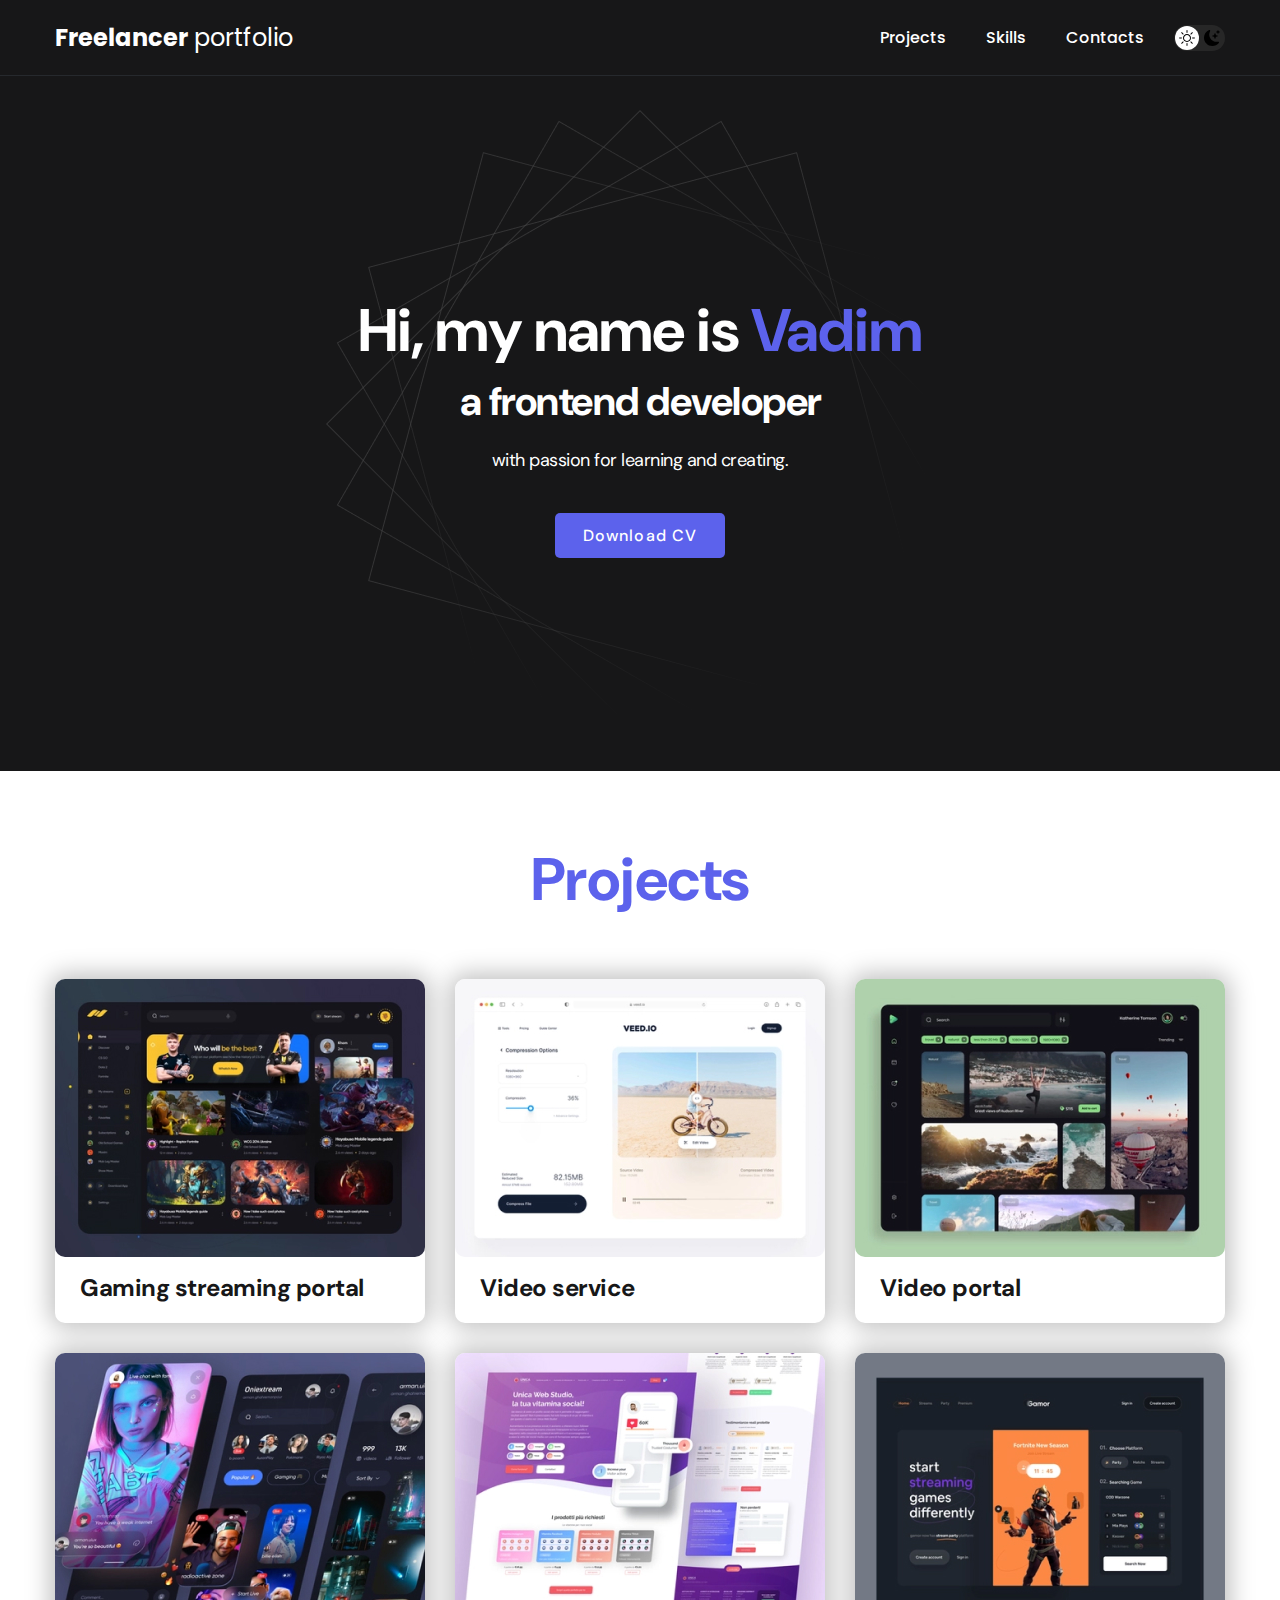
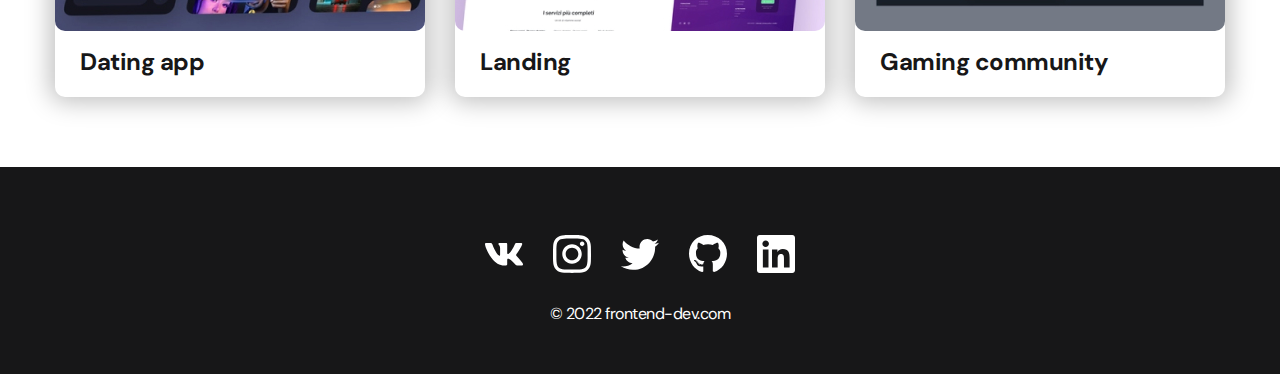
<file: index.html>
<!DOCTYPE html>
<html lang="en">

<head>
	<meta charset="UTF-8">
	<meta http-equiv="X-UA-Compatible" content="IE=edge">
	<meta name="viewport" content="width=device-width, initial-scale=1.0">
	<title>Freelancer Portfolio</title>

	<link rel="stylesheet" href="css/main.css">
</head>

<body>

	<nav class="nav">
		<div class="container">
			<div class="nav-row">
				<a class="logo" href="./index.html"><strong>Freelancer</strong> portfolio</a>

				<button class="dark-mode-btn">
					<img class="dark-mode-btn__icon" src="./img/icons/sun.svg" alt="ligth-mode">
					<img class="dark-mode-btn__icon" src="./img/icons/moon.svg" alt="dark-mode">
				</button>

				<ul class="nav-list">
					<li class="nav-list__item">
						<a class="nav-list__link" href="./project-page.html">Projects</a>
					</li>
					<li class="nav-list__item">
						<a class="nav-list__link" href="./skills.html">Skills</a>
					</li>
					<li class="nav-list__item">
						<a class="nav-list__link" href="./contacts.html">Contacts</a>
					</li>
				</ul>
			</div>
		</div>
	</nav>

	<header class="header">
		<div class="header__wrapper">
			<h1 class="header__title"><strong>Hi, my name is <span>Vadim</span></strong><br>
				a frontend developer</h1>
			<div class="header__text">
				<p>with passion for learning and creating.</p>
			</div>
			<a class="btn" href="#">Download CV</a>
		</div>
	</header>

	<main class="section">
		<div class="container">
			<h2 class="title-1">Projects</h2>
			<ul class="projects">
				<li class="project">
					<a href="project-page.html">
						<img class="project__img" src="./img/projects/project-1.jpg" alt="">
						<h3 class="project__title">Gaming streaming portal</h3>
					</a>
				</li>
				<li class="project">
					<a href="project-page.html">
						<img class="project__img" src="./img/projects/project-2.jpg" alt="">
						<h3 class="project__title">Video service</h3>
					</a>
				</li>
				<li class="project">
					<a href="project-page.html">
						<img class="project__img" src="./img/projects/project-3.jpg" alt="">
						<h3 class="project__title">Video portal</h3>
					</a>
				</li>
				<li class="project">
					<a href="project-page.html">
						<img class="project__img" src="./img/projects/project-4.jpg" alt="">
						<h3 class="project__title">Dating app</h3>
					</a>
				</li>
				<li class="project">
					<a href="project-page.html">
						<img class="project__img" src="./img/projects/project-5.jpg" alt="">
						<h3 class="project__title">Landing</h3>
					</a>
				</li>
				<li class="project">
					<a href="project-page.html">
						<img class="project__img" src="./img/projects/project-6.jpg" alt="">
						<h3 class="project__title">Gaming community</h3>
					</a>
				</li>
			</ul>
		</div>
	</main>

	<footer class="footer">
		<div class="container">
			<div class="footer__wrapper">
				<ul class="social">
					<li class="social__item">
						<a href="#"><img src="./img/icons/vk.svg" alt="">
						</a>
					</li>
					<li class="social__item">
						<a href="#"><img src="./img/icons/instagram.svg" alt=""></a>
					</li>
					<li class="social__item">
						<a href="#"><img src="./img/icons/twitter.svg" alt=""></a>
					</li>
					<li class="social__item">
						<a href="#"><img src="./img/icons/gitHub.svg" alt=""></a>
					</li>
					<li class="social__item">
						<a href="#"><img src="./img/icons/linkedIn.svg" alt=""></a>
					</li>
				</ul>
				<div class="copyright">
					<p>© 2022 frontend-dev.com</p>
				</div>
			</div>
		</div>
	</footer>

	<script src="./js/main.js"></script>
</body>
</html>
</file>
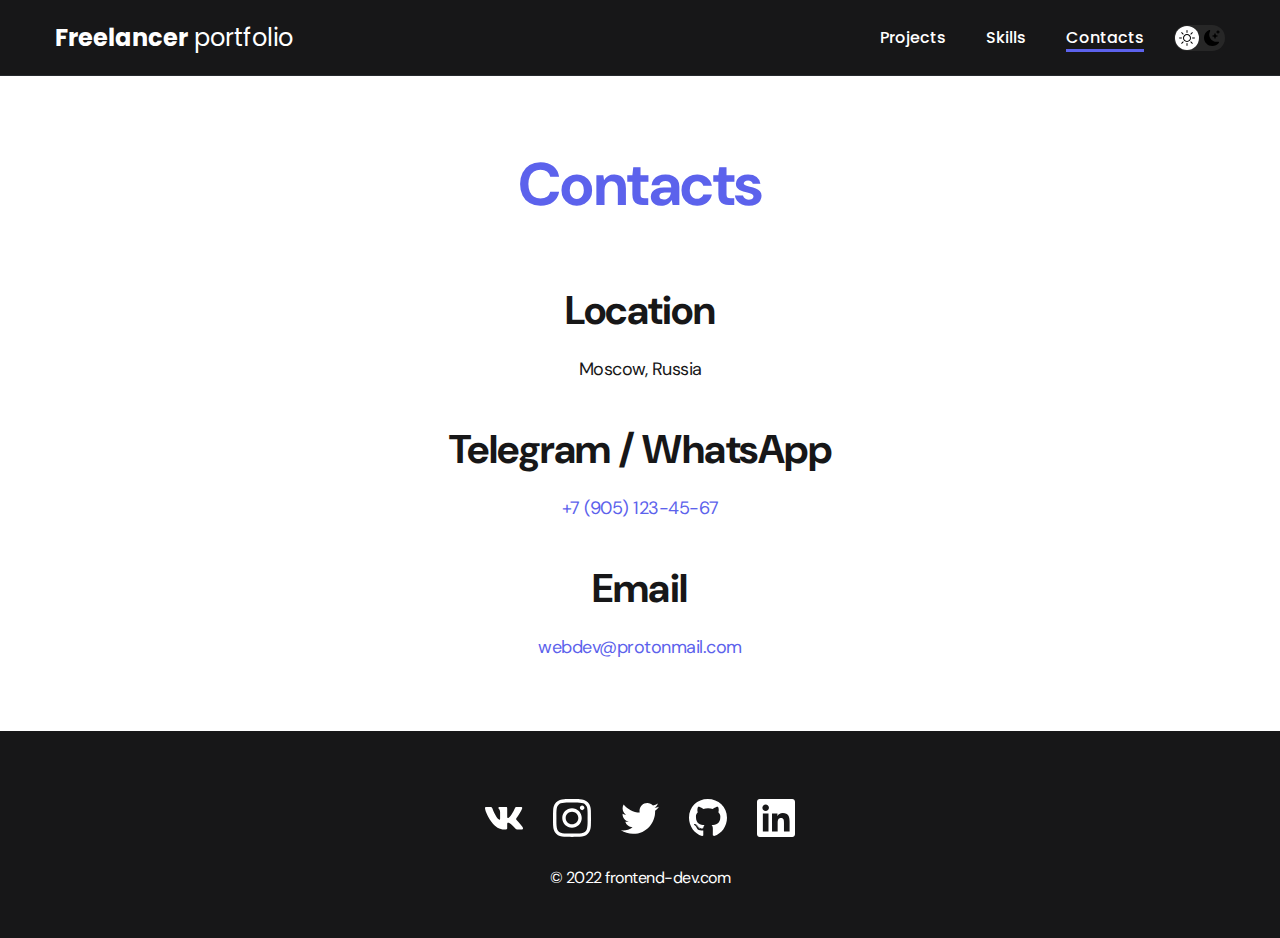
<file: contacts.html>
<!DOCTYPE html>
<html lang="en">

<head>
	<meta charset="UTF-8">
	<meta http-equiv="X-UA-Compatible" content="IE=edge">
	<meta name="viewport" content="width=device-width, initial-scale=1.0">
	<title>Freelancer Portfolio</title>

	<link rel="stylesheet" href="css/main.css">
</head>

<body>

	<nav class="nav">
		<div class="container">
			<div class="nav-row">
				<a class="logo" href="./index.html"><strong>Freelancer</strong> portfolio</a>
				<button class="dark-mode-btn">
					<img class="dark-mode-btn__icon" src="./img/icons/sun.svg" alt="ligth-mode">
					<img class="dark-mode-btn__icon" src="./img/icons/moon.svg" alt="dark-mode">
				</button>
				<ul class="nav-list">
					<li class="nav-list__item">
						<a class="nav-list__link" href="./project-page.html">Projects</a>
					</li>
					<li class="nav-list__item">
						<a class="nav-list__link" href="./skills.html">Skills</a>
					</li>
					<li class="nav-list__item">
						<a class="nav-list__link nav-list__link--active" href="#">Contacts</a>
					</li>
				</ul>
			</div>
		</div>
	</nav>

	<main class="section">
		<div class="container">
			<h1 class="title-1">Contacts</h1>
			<ul class="content-list">
				<li class="content-list__item">
					<h2 class="title-2">Location</h2>
					<p>Moscow, Russia</p>
				</li>
				<li class="content-list__item">
					<h2 class="title-2">Telegram / WhatsApp</h2>
					<p><a href="tel:+7 (905) 123-45-67">+7 (905) 123-45-67</a></p>
				</li>
				<li class="content-list__item">
					<h2 class="title-2">Email</h2>
					<p><a href="mailto:webdev@protonmail.com">webdev@protonmail.com</a></p>
				</li>
			</ul>
		</div>
	</main>

	<footer class="footer">
		<div class="container">
			<div class="footer__wrapper">
				<ul class="social">
					<li class="social__item">
						<a href="#"><img src="./img/icons/vk.svg" alt="">
						</a>
					</li>
					<li class="social__item">
						<a href="#"><img src="./img/icons/instagram.svg" alt=""></a>
					</li>
					<li class="social__item">
						<a href="#"><img src="./img/icons/twitter.svg" alt=""></a>
					</li>
					<li class="social__item">
						<a href="#"><img src="./img/icons/gitHub.svg" alt=""></a>
					</li>
					<li class="social__item">
						<a href="#"><img src="./img/icons/linkedIn.svg" alt=""></a>
					</li>
				</ul>
				<div class="copyright">
					<p>© 2022 frontend-dev.com</p>
				</div>
			</div>
		</div>
	</footer>

	<script src="./js/main.js"></script>
</body>
</html>
</file>
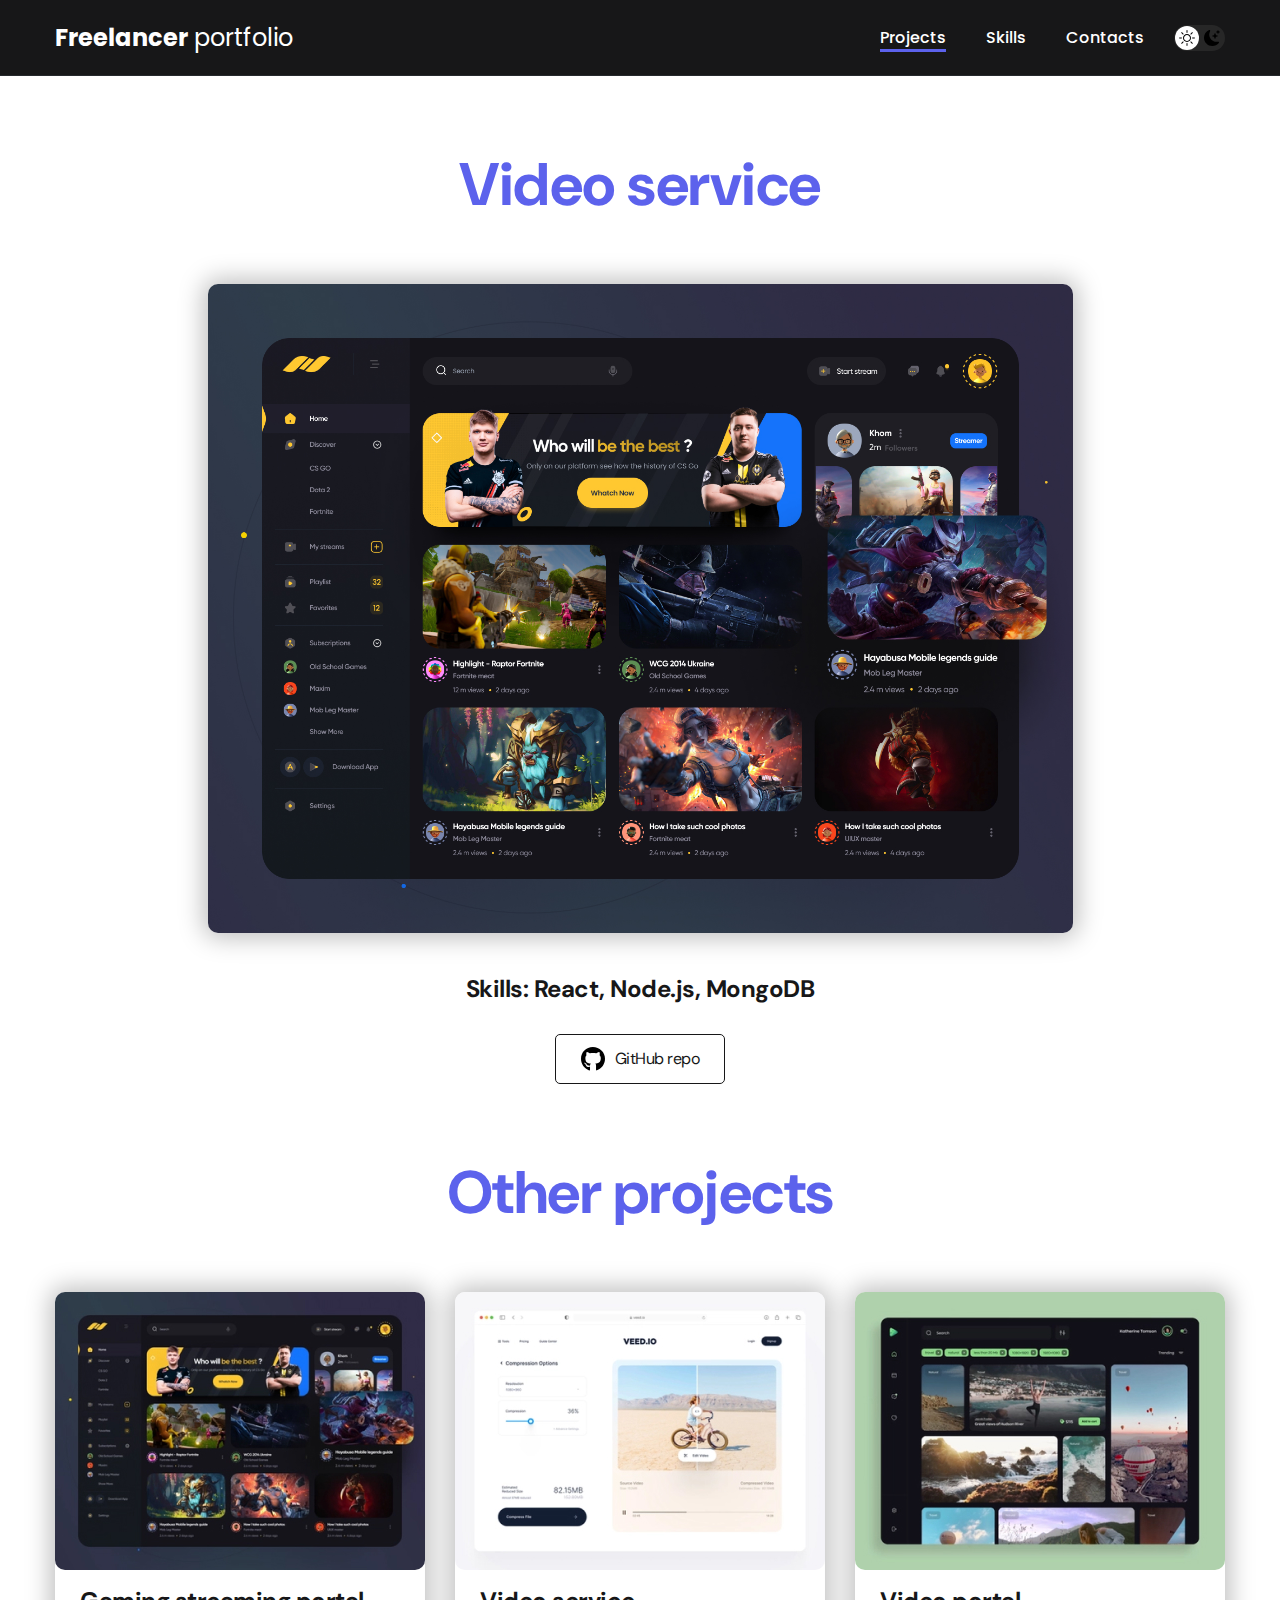
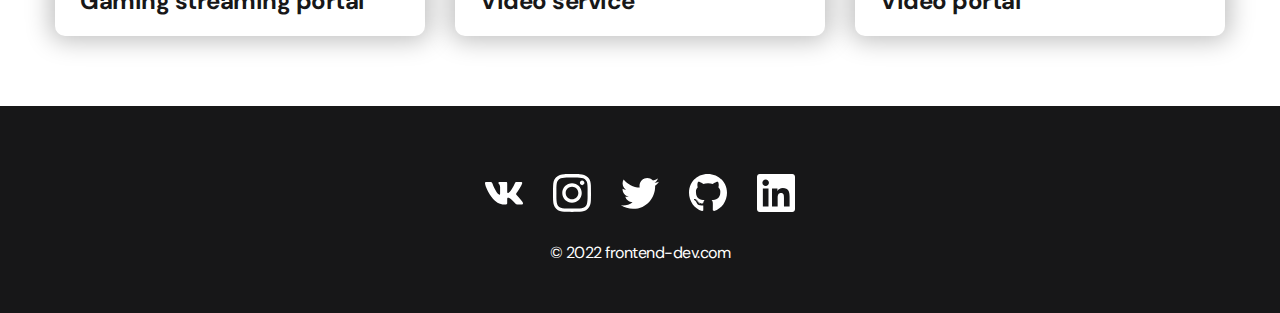
<file: project-page.html>
<!DOCTYPE html>
<html lang="en">

<head>
	<meta charset="UTF-8">
	<meta http-equiv="X-UA-Compatible" content="IE=edge">
	<meta name="viewport" content="width=device-width, initial-scale=1.0">
	<title>Freelancer Portfolio</title>

	<link rel="stylesheet" href="css/main.css">
</head>

<body>

	<nav class="nav">
		<div class="container">
			<div class="nav-row">
				<a class="logo" href="./index.html"><strong>Freelancer</strong> portfolio</a>
				<button class="dark-mode-btn">
					<img class="dark-mode-btn__icon" src="./img/icons/sun.svg" alt="ligth-mode">
					<img class="dark-mode-btn__icon" src="./img/icons/moon.svg" alt="dark-mode">
				</button>
				<ul class="nav-list">
					<li class="nav-list__item">
						<a class="nav-list__link nav-list__link--active" href="#">Projects</a>
					</li>
					<li class="nav-list__item">
						<a class="nav-list__link" href="./skills.html">Skills</a>
					</li>
					<li class="nav-list__item">
						<a class="nav-list__link" href="./contacts.html">Contacts</a>
					</li>
				</ul>
			</div>
		</div>
	</nav>

	<main class="section">
		<div class="container">
			<div class="project-details">
				<h1 class="title-1">Video service</h1>
				<img class="project-details__cover" src="./img/projects/project-big-1.jpg" alt="">
				<div class="project-details__descr">
					<p>Skills: React, Node.js, MongoDB</p>
				</div>
				<a class="btn-outline" href="#">
					<img src="./img/icons/gitHub-black.svg" alt="">
					GitHub repo
				</a>
			</div>
		</div>
	</main>

	<section class="section-2">
		<div class="container">
			<h2 class="title-1">Other projects</h2>
			<ul class="projects">
				<li class="project">
					<a href="project-page.html">
						<img class="project__img" src="./img/projects/project-1.jpg" alt="">
						<h3 class="project__title">Gaming streaming portal</h3>
					</a>
				</li>
				<li class="project">
					<a href="project-page.html">
						<img class="project__img" src="./img/projects/project-2.jpg" alt="">
						<h3 class="project__title">Video service</h3>
					</a>
				</li>
				<li class="project">
					<a href="project-page.html">
						<img class="project__img" src="./img/projects/project-3.jpg" alt="">
						<h3 class="project__title">Video portal</h3>
					</a>
				</li>
			</ul>
		</div>
	</section>

	<footer class="footer">
		<div class="container">
			<div class="footer__wrapper">
				<ul class="social">
					<li class="social__item">
						<a href="#"><img src="./img/icons/vk.svg" alt="">
						</a>
					</li>
					<li class="social__item">
						<a href="#"><img src="./img/icons/instagram.svg" alt=""></a>
					</li>
					<li class="social__item">
						<a href="#"><img src="./img/icons/twitter.svg" alt=""></a>
					</li>
					<li class="social__item">
						<a href="#"><img src="./img/icons/gitHub.svg" alt=""></a>
					</li>
					<li class="social__item">
						<a href="#"><img src="./img/icons/linkedIn.svg" alt=""></a>
					</li>
				</ul>
				<div class="copyright">
					<p>© 2022 frontend-dev.com</p>
				</div>
			</div>
		</div>
	</footer>

	<script src="./js/main.js"></script>
</body>
</html>
</file>
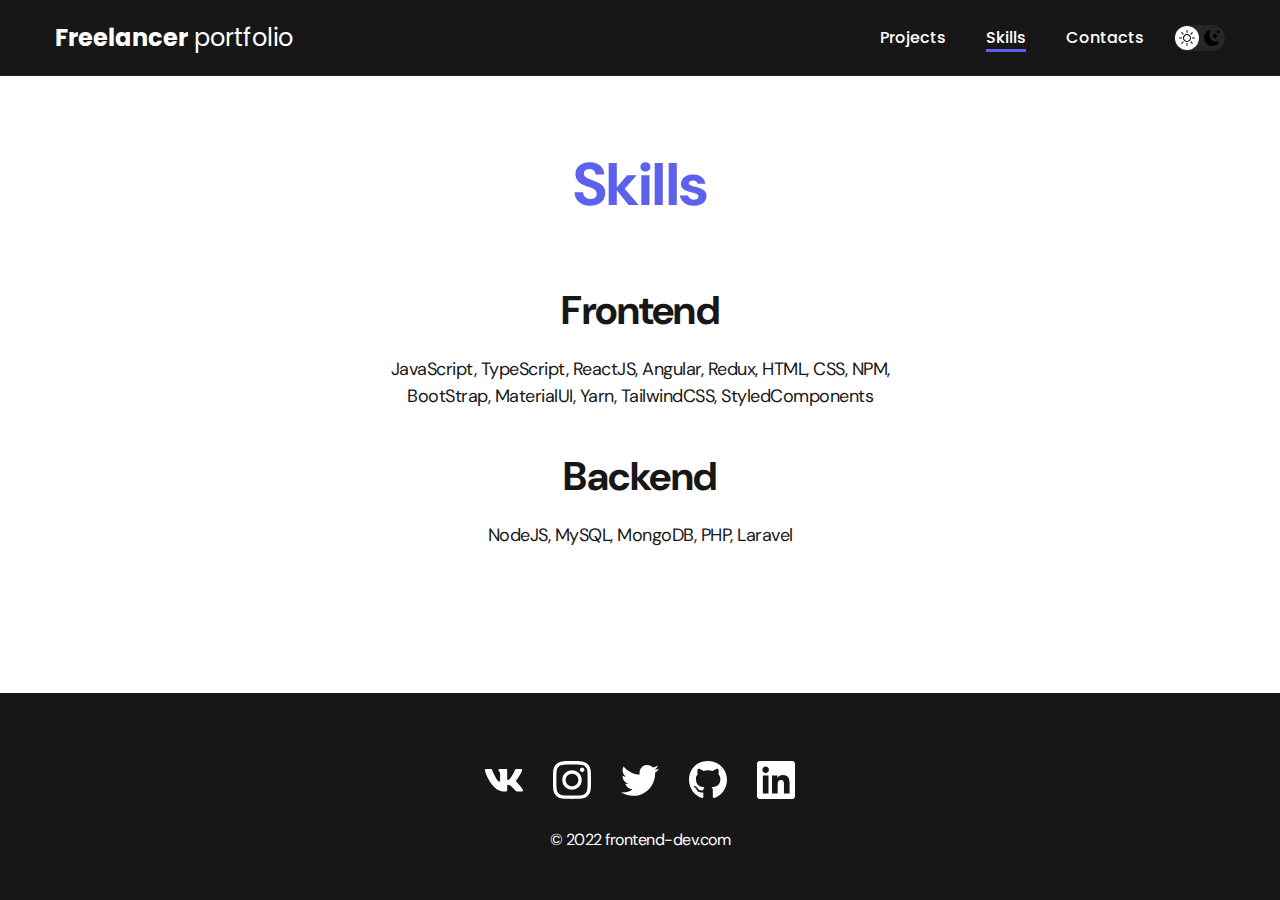
<file: skills.html>
<!DOCTYPE html>
<html lang="en">

<head>
	<meta charset="UTF-8">
	<meta http-equiv="X-UA-Compatible" content="IE=edge">
	<meta name="viewport" content="width=device-width, initial-scale=1.0">
	<title>Freelancer Portfolio</title>

	<link rel="stylesheet" href="css/main.css">
</head>

<body>

	<nav class="nav">
		<div class="container">
			<div class="nav-row">
				<a class="logo" href="./index.html"><strong>Freelancer</strong> portfolio</a>
				<button class="dark-mode-btn">
					<img class="dark-mode-btn__icon" src="./img/icons/sun.svg" alt="ligth-mode">
					<img class="dark-mode-btn__icon" src="./img/icons/moon.svg" alt="dark-mode">
				</button>
				<ul class="nav-list">
					<li class="nav-list__item">
						<a class="nav-list__link" href="./project-page.html">Projects</a>
					</li>
					<li class="nav-list__item">
						<a class="nav-list__link nav-list__link--active" href="#">Skills</a>
					</li>
					<li class="nav-list__item">
						<a class="nav-list__link" href="./contacts.html">Contacts</a>
					</li>
				</ul>
			</div>
		</div>
	</nav>

	<main class="section">
		<div class="container">
			<h1 class="title-1">Skills</h1>
			<ul class="content-list">
				<li class="content-list__item">
					<h2 class="title-2">Frontend</h2>
					<p>JavaScript, TypeScript, ReactJS, Angular, Redux, HTML, CSS, NPM, BootStrap, MaterialUI, Yarn, TailwindCSS,
						StyledComponents</p>
				</li>
				<li class="content-list__item">
					<h2 class="title-2">Backend</h2>
					<p>NodeJS, MySQL, MongoDB, PHP, Laravel</p>
				</li>
			</ul>
		</div>
	</main>

	<footer class="footer">
		<div class="container">
			<div class="footer__wrapper">
				<ul class="social">
					<li class="social__item">
						<a href="#"><img src="./img/icons/vk.svg" alt="">
						</a>
					</li>
					<li class="social__item">
						<a href="#"><img src="./img/icons/instagram.svg" alt=""></a>
					</li>
					<li class="social__item">
						<a href="#"><img src="./img/icons/twitter.svg" alt=""></a>
					</li>
					<li class="social__item">
						<a href="#"><img src="./img/icons/gitHub.svg" alt=""></a>
					</li>
					<li class="social__item">
						<a href="#"><img src="./img/icons/linkedIn.svg" alt=""></a>
					</li>
				</ul>
				<div class="copyright">
					<p>© 2022 frontend-dev.com</p>
				</div>
			</div>
		</div>
	</footer>

	<script src="./js/main.js"></script>
</body>
</html>
</file>
<file: css/main.css>
@import "./reset.css";
@import url('https://fonts.googleapis.com/css2?family=DM+Sans:opsz,wght@9..40,400;9..40,500;9..40,700&family=Poppins:wght@400;500;700&display=swap');

/* 
font-family: 'DM Sans', sans-serif;
font-family: 'Poppins', sans-serif; 
*/

:root {
	--black: #171718;
	--black-border: #26292D;
	--white: #FFF;
	--purple: #5C62EC;

	--dark-bg: var(--black);
	--dark-border: var(--black-border);
	--header-text: var(--white);
	--accent: var(--purple);

	--page-bg: var(--white);
	--text-color: var(--black);
	--box-shadow: 0 0 25px 5px rgba(0, 0, 0, 0.25);
}

.dark{
	--page-bg: #252525;
	--text-color: var(--white);
	--box-shadow: 0 0 25px 5px rgba(0, 0, 0, 0.5);
}



html, body {
	display: flex;
	flex-direction: column;
	min-height: 100vh;
	font-family: 'DM Sans', sans-serif;
	letter-spacing: -0.5px;
/* color: var(--black); */
	background-color: var(--page-bg);
	color: var(--text-color);
}

.container {
	max-width: 1200px;
	padding: 0 15px;
	margin: 0 auto;
}

.section {
	padding: 70px 0;
	background-color: var(--page-bg);
}

.section-2 {
	padding: 0 0 70px;
	background-color: var(--page-bg);
}

.title-1 {
	font-size: 60px;
	font-weight: 700;
	line-height: 1.3;
	color: var(--accent);
	text-align: center;
	margin-bottom: 60px;
}

.title-2 {
	font-size: 40px;
	font-weight: 700;
	line-height: 1.3;
	margin-bottom: 20px;
}

.none {
	display: none;
}

/* nav */

.nav {
	background-color: #171718;
	color: var(--header-text);
	padding: 20px 0;
	border-bottom: 1px solid var(--black-border);
	letter-spacing: normal;
}

.nav-row {
	display: flex;
	justify-content: flex-end;
	align-items: center;
	flex-wrap: wrap;
	column-gap: 30px;
	row-gap: 20px;
}

.logo {
	font-family: 'Poppins', sans-serif;
	font-size: 24px;
	color: var(--header-text);
	margin-right: auto;
}

.logo strong {
	font-weight: 700;
}

.nav-list {
	display: flex;
	flex-wrap: wrap;
	align-items: center;
	column-gap: 40px;
	row-gap: 10px;
	font-family: 'Poppins', sans-serif;
	font-size: 16px;
	font-weight: 500;
}

.nav-list__link {
	color: var(--header-text);
	position: relative;
	transition: opacity .2s ease-in;
}

.nav-list__link:hover {
	opacity: 0.8;
}

.nav-list__link--active::before {
	content: "";
	display: block;
	width: 100%;
	height: 3px;
	background-color: var(--accent);
	position: absolute;
	left: 0;
	top: 100%;
}

/* dark-mode button */

.dark-mode-btn {
	order: 1;
	display: flex;
	justify-content: space-between;
	width: 51px;
	height: 26px;
	background-color: #272727;
	border-radius: 51px;
	padding: 5px;
	position: relative;
}

.dark-mode-btn::before {
	content: "";
	display: block;
	width: 24px;
	height: 24px;
	background-color: #fff;
	border-radius: 50%;
	position: absolute;
	top: 1px;
	left: 1px;
	transition: transform .3s ease-in;
}

.dark-mode-btn__icon {
	position: relative;
	z-index: 5;
}

.dark-mode-btn--active::before {
	transform: translateX(100%);
}

/* header */

.header {
	min-height: 695px;
	display: flex;
	justify-content: center;
	align-items: center;
	background-color: var(--dark-bg);
	color: var(--header-text);
	background-image: url(./../img/header-bg.png);
	background-repeat: no-repeat;
	background-size: auto;
	background-position: center;
	text-align: center;
	padding: 40px 0;
}

.header__wrapper {
	max-width: 660px;
	padding: 0 15px;
}

.header__title {
	font-size: 40px;
	font-weight: 700;
	line-height: 1.4;
	margin-bottom: 20px;
}

.header__title strong {
	font-size: 60px;
	font-weight: 700;
}

.header__title span {
	color: var(--accent);
}

.header__text {
	font-size: 18px;
	line-height: 1.3;
	margin-bottom: 40px;
}

.header__text p+p {
	margin-top: 0.5em;
}

.btn {
	display: inline-block;
	padding: 12px 28px;
	border-radius: 5px;
	background-color: var(--accent);
	color: var(--white);
	font-size: 16px;
	font-weight: 500;
	letter-spacing: 1.15px;
	transition: opacity .2s ease-in;
}

.btn-outline {
	display: flex;
	align-items: center;
	column-gap: 10px;
	background-color: var(--white);
	color: var(--black);
	border: 1px solid var(--black);
	border-radius: 5px;
	padding: 12px 25px;
	transition: background .2s ease-in, color .2s ease-in;
}

.btn:hover {
	opacity: 0.8;
}

.btn:active {
	position: relative;
	top: 1px;
}

.btn-outline:hover {
	background: var(--black);
	color: var(--white);
}

.btn-outline:active {
	position: relative;
	top: 1px;
}

/* main */

/* projects */

.projects {
	display: flex;
	flex-wrap: wrap;
	justify-content: center;
	column-gap: 30px;
	row-gap: 30px;
}

.project {
	max-width: 370px;
	background-color: var(--white);
	border-radius: 10px;
	box-shadow: var(--box-shadow);
}

.project__img {
	border-radius: 10px;
}

.project__title {
	font-size: 24px;
	font-weight: 700;
	line-height: 1.3;
	color: var(--black);
	padding: 15px 25px 20px;
}

/* projects-details */

.project-details {
	max-width: 865px;
	display: flex;
	flex-direction: column;
	align-items: center;
	margin: 0 auto;
}

.project-details__cover {
	max-width: 100%;
	border-radius: 10px;
	box-shadow: var(--box-shadow);
	margin-bottom: 40px;
	text-align: center;
}

.project-details__descr {
	font-size: 24px;
	font-weight: 700;
	line-height: 1.3;
	margin-bottom: 30px;
}

/* skills */
/* contacts */

.content-list {
	max-width: 570px;
	display: flex;
	flex-direction: column;
	align-items: center;
	row-gap: 40px;
	text-align: center;
	margin: 0 auto;
}

.content-list a {
	color: var(--accent);
}

.content-list__item {
	font-size: 18px;
	line-height: 1.5;
}

.content-list__item p+p {
	margin-top: 0.5em;
}


/* footer */

.footer {
	background-color: var(--dark-bg);
	color: var(--header-text);
	padding: 65px 0 50px;
	margin-top: auto;
}

.footer__wrapper {
	display: flex;
	flex-direction: column;
	align-items: center;
	row-gap: 30px;
}

.social {
	display: flex;
	align-items: center;
	column-gap: 30px;
}

.social a {
	display: inline-block;
	line-height: 1;
}

.social__item {}

.copyright p+p {
	margin-top: .5em;
}

/* media */

@media (max-width: 620px) {
	.nav-row {
		justify-content: space-between;
	}

	.dark-mode-btn {
		order: 0;
	}

	.header {
		min-height: unset;
	}

	.header__title {
		font-size: 30px;
	}

	.header__title strong {
		font-size: 40px;
	}

	.section {
		padding: 40px 0;
	}

	.title-1 {
		font-size: 40px;
		margin-bottom: 30px;
	}

	.title-2 {
		font-size: 30px;
		margin-bottom: 10px;
	}

	.project__title {
		font-size: 22px;
	}

	.project-details__descr {
		font-size: 22px;
		margin-bottom: 20px;
	}

	.footer {
		padding: 40px 0 30px;
	}

	.footer__wrapper {
		row-gap: 20px;
	}

	.social {
		column-gap: 20px;
	}

	.social__item {
		width: 28px;
	}

	.content-list {
		row-gap: 20px;
	}

	.content-list__item {
		font-size: 16px;
	}
}
</file>
